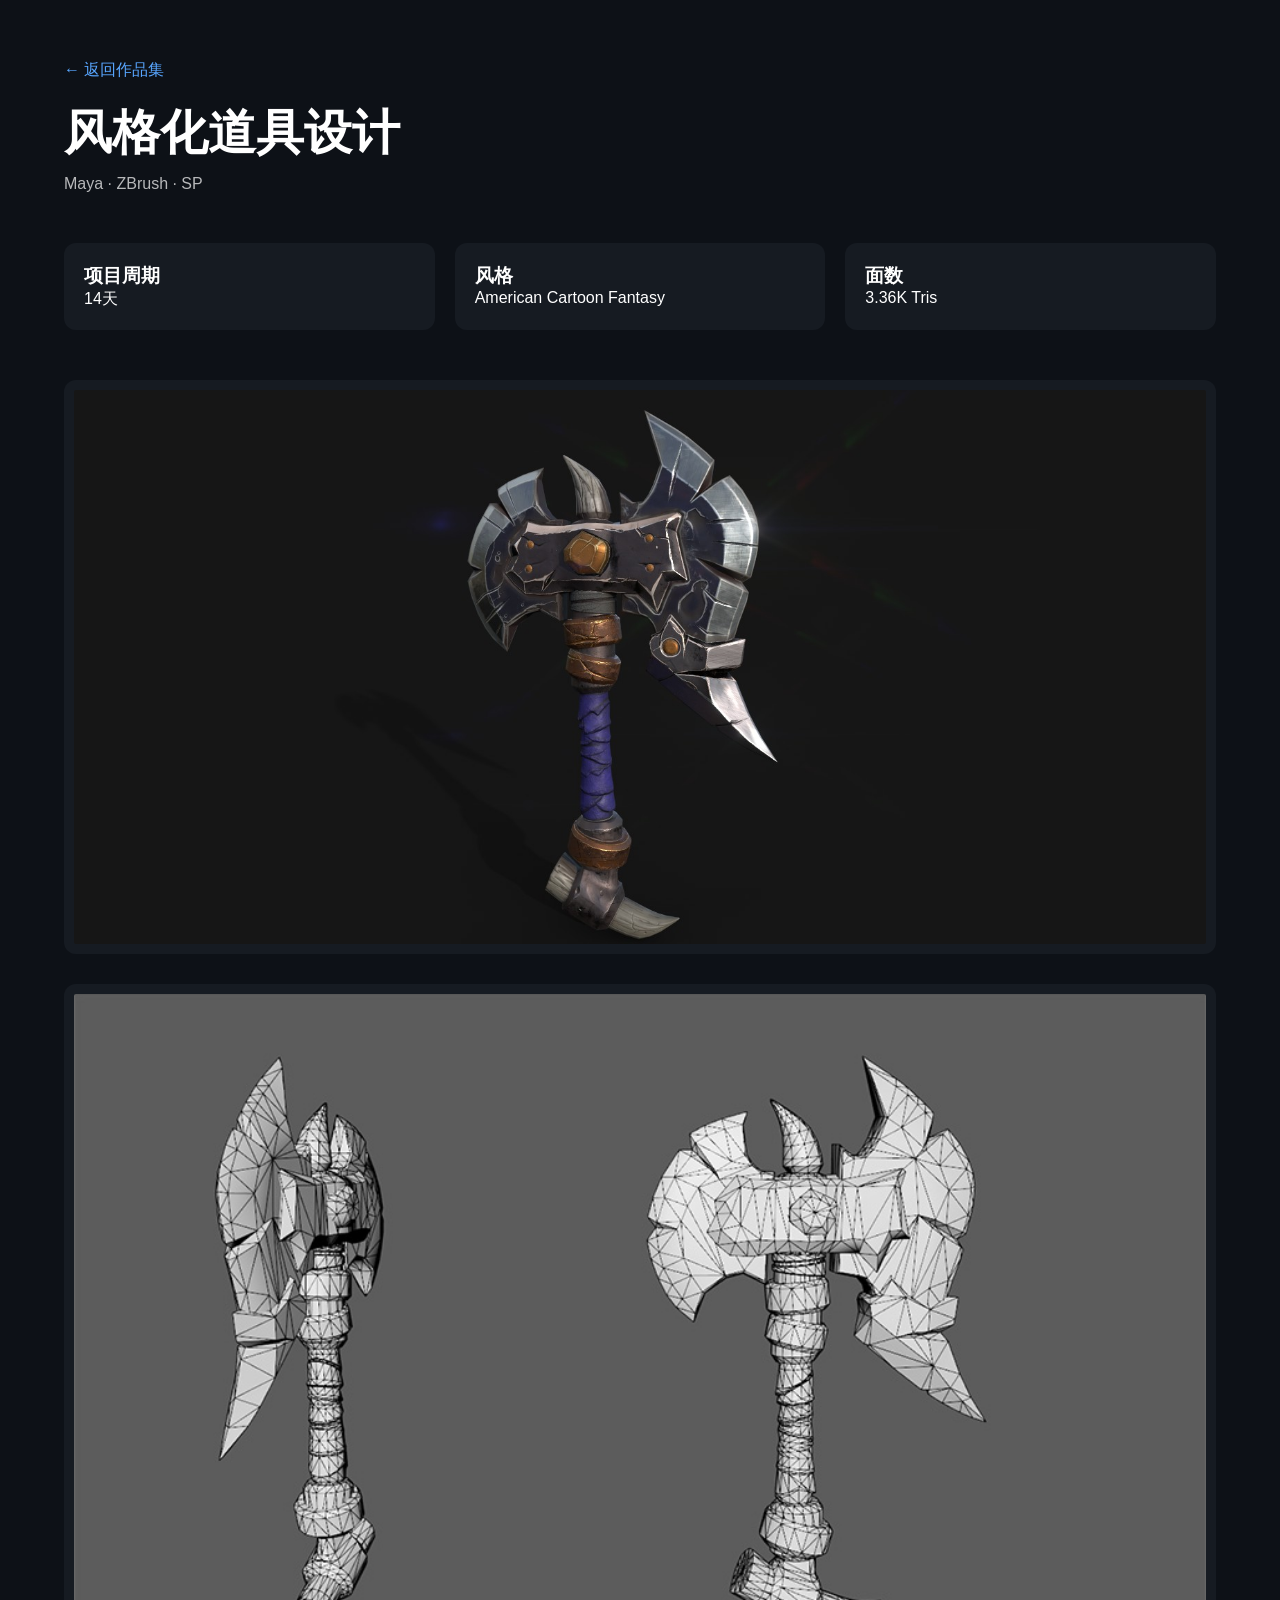
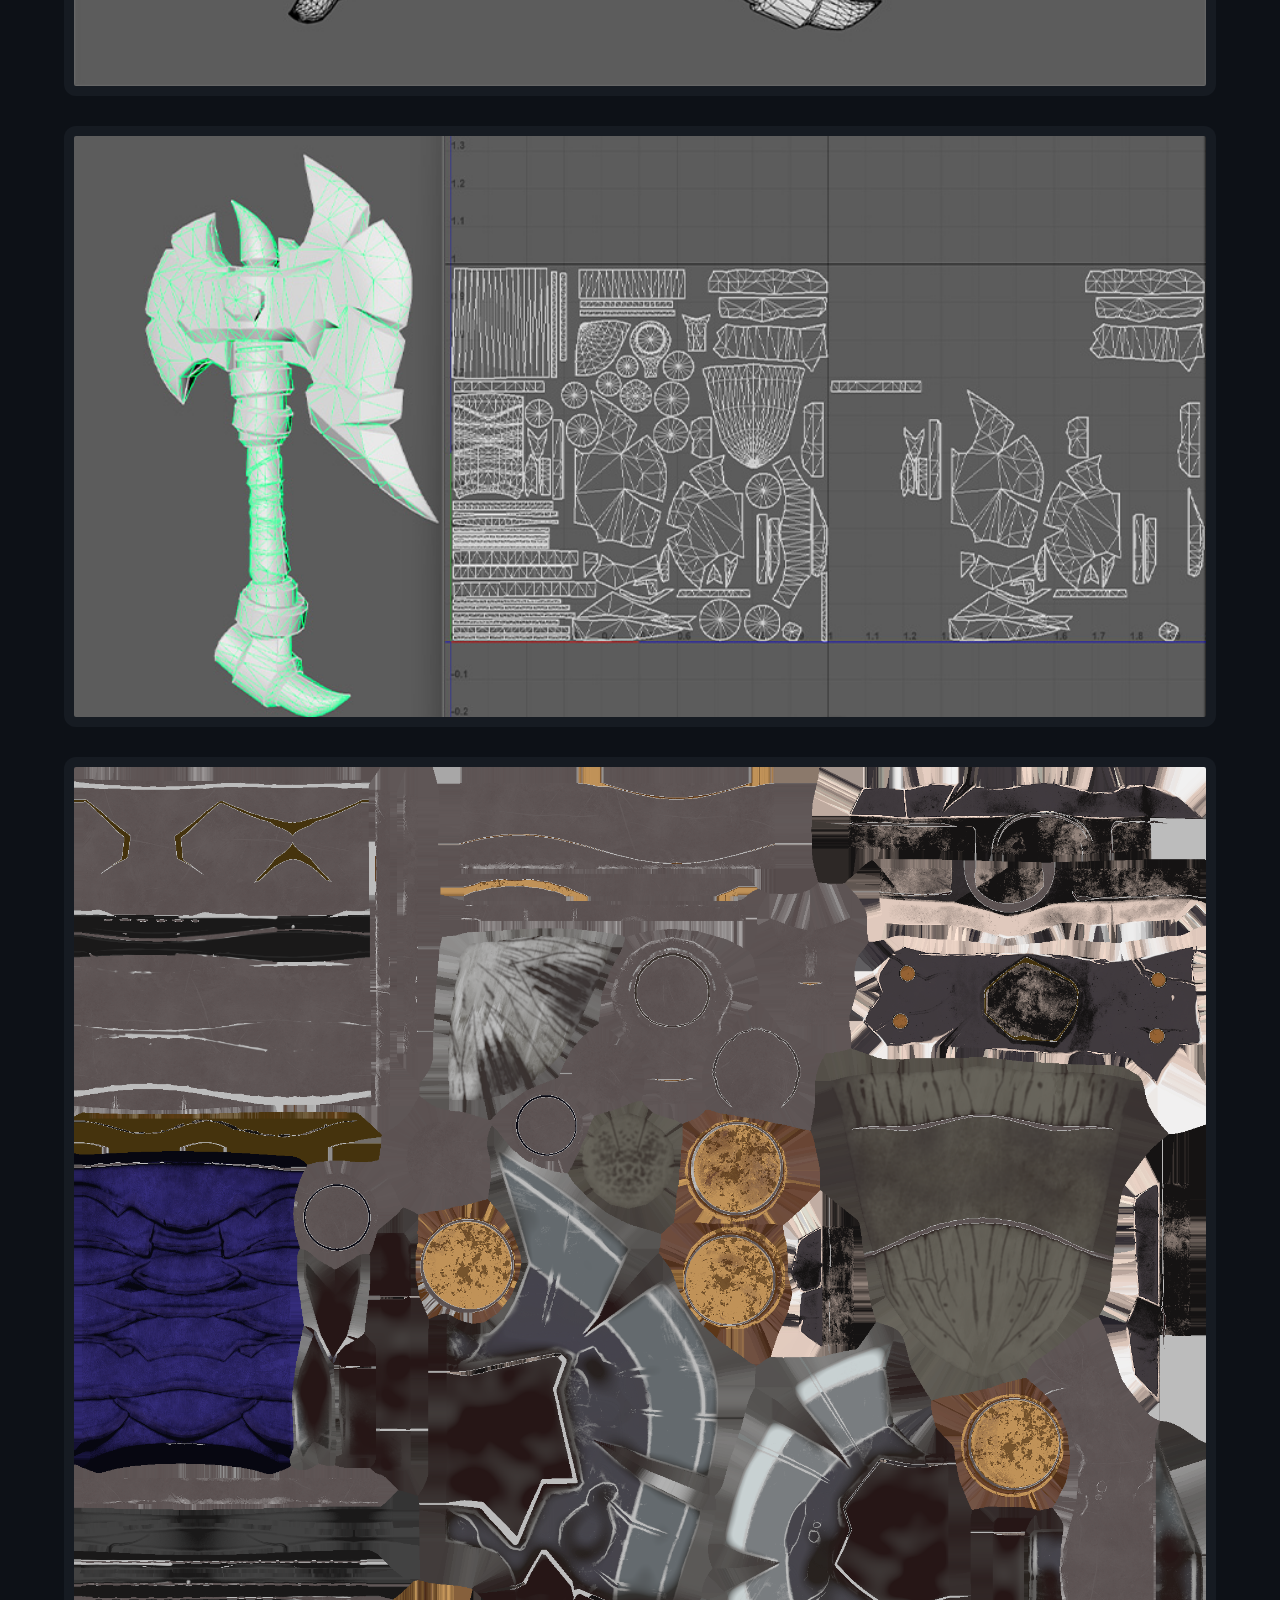
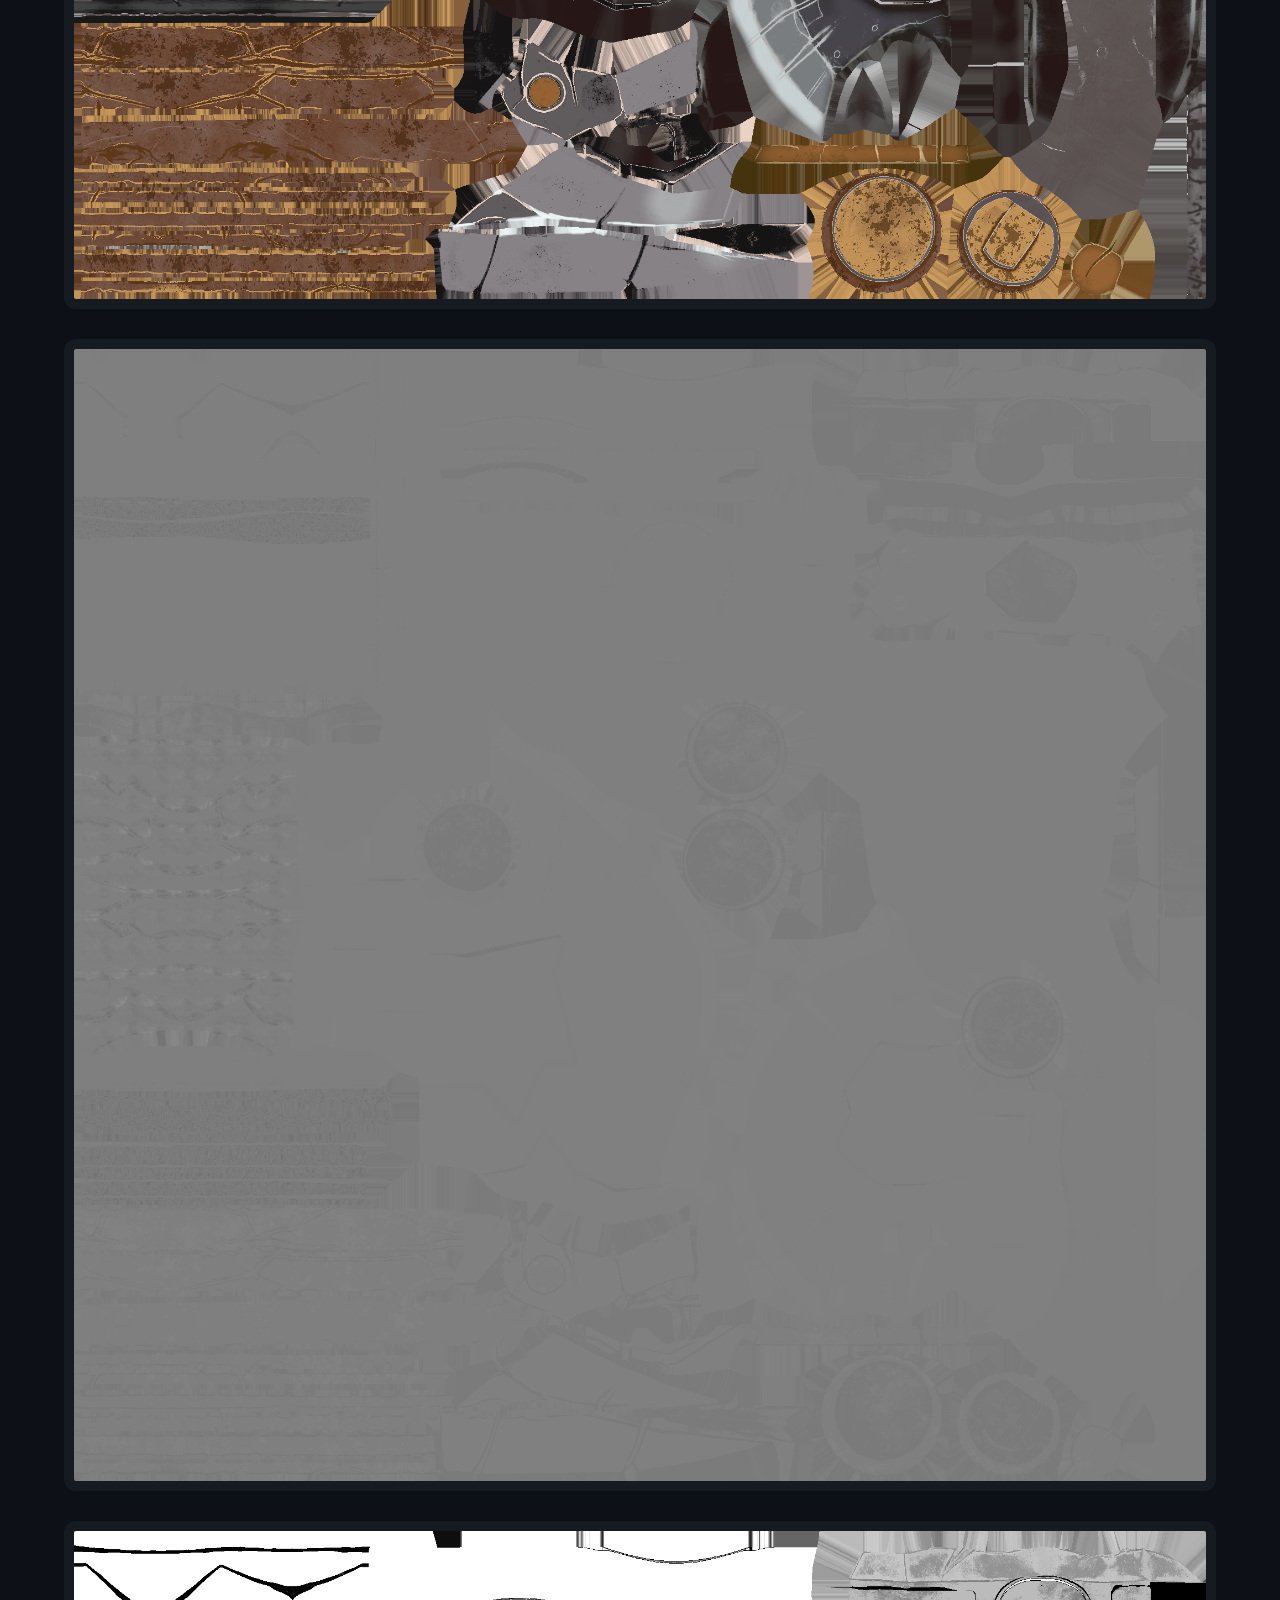
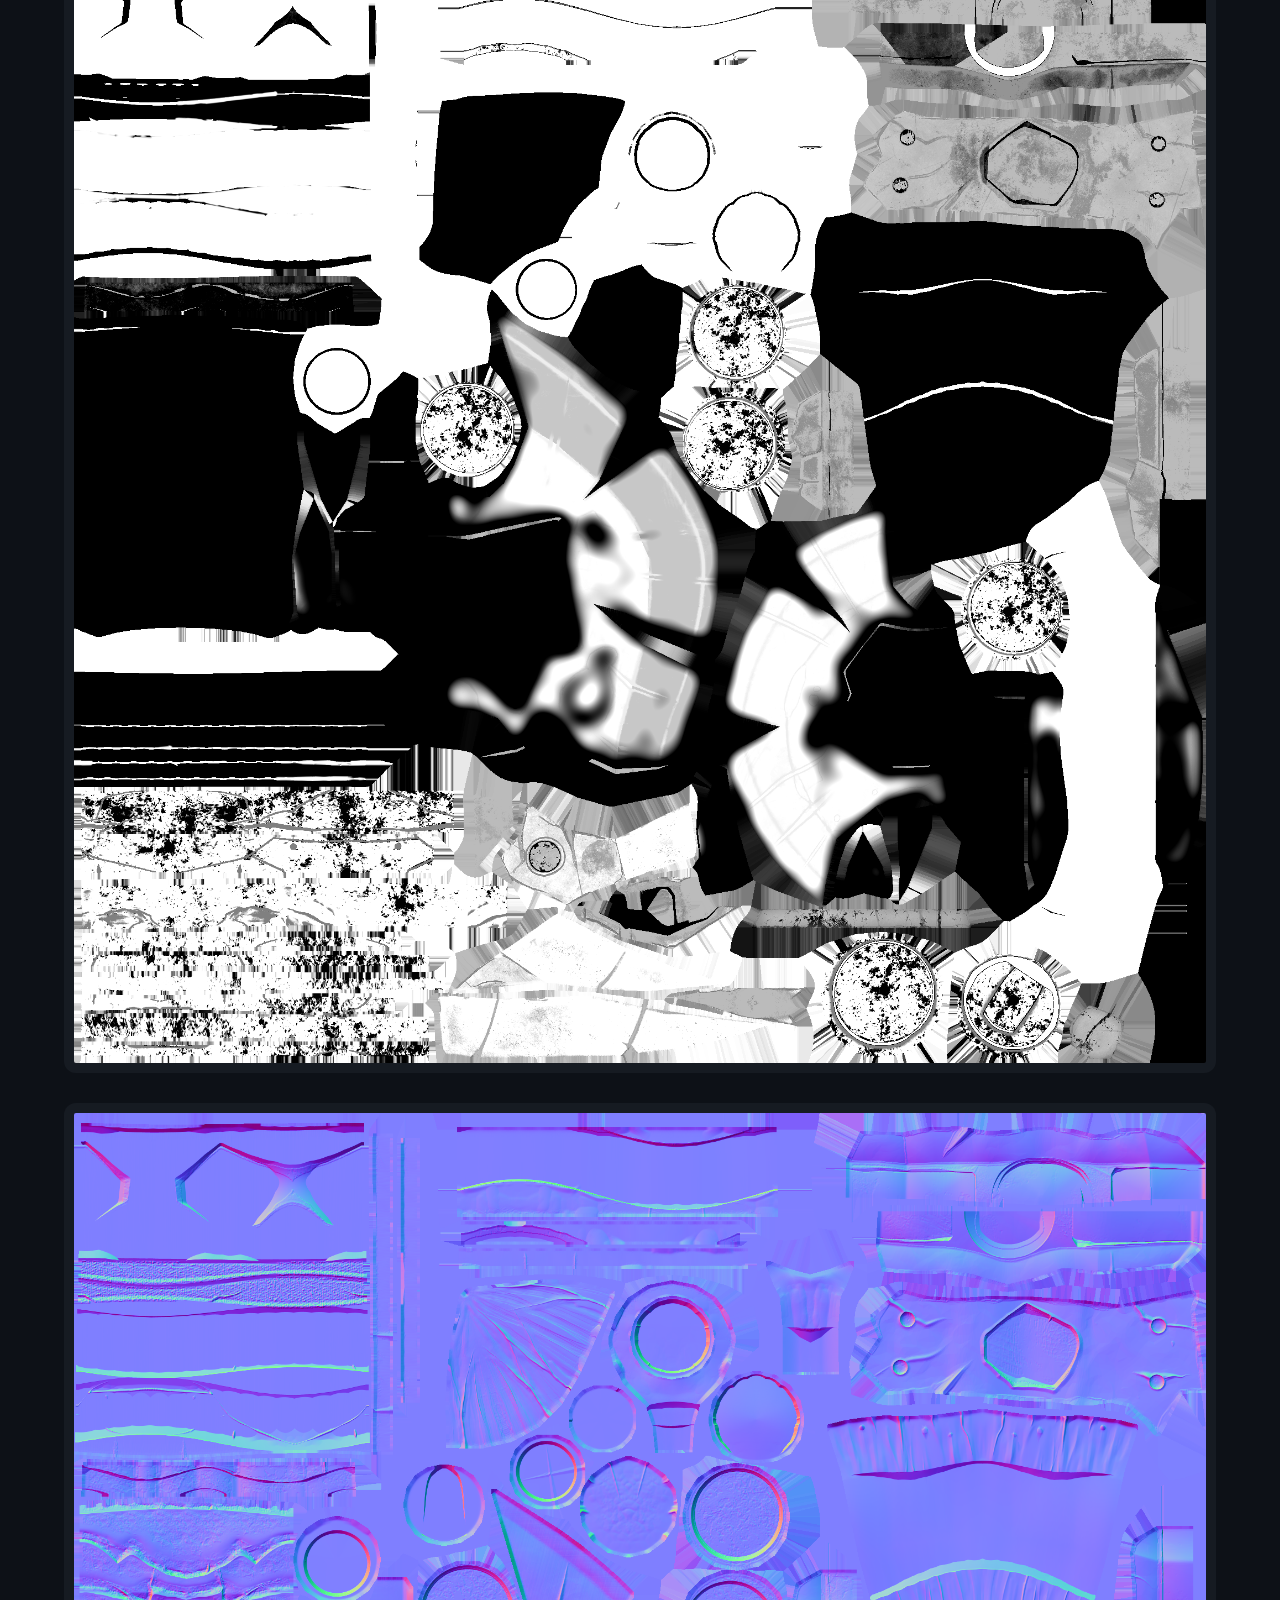
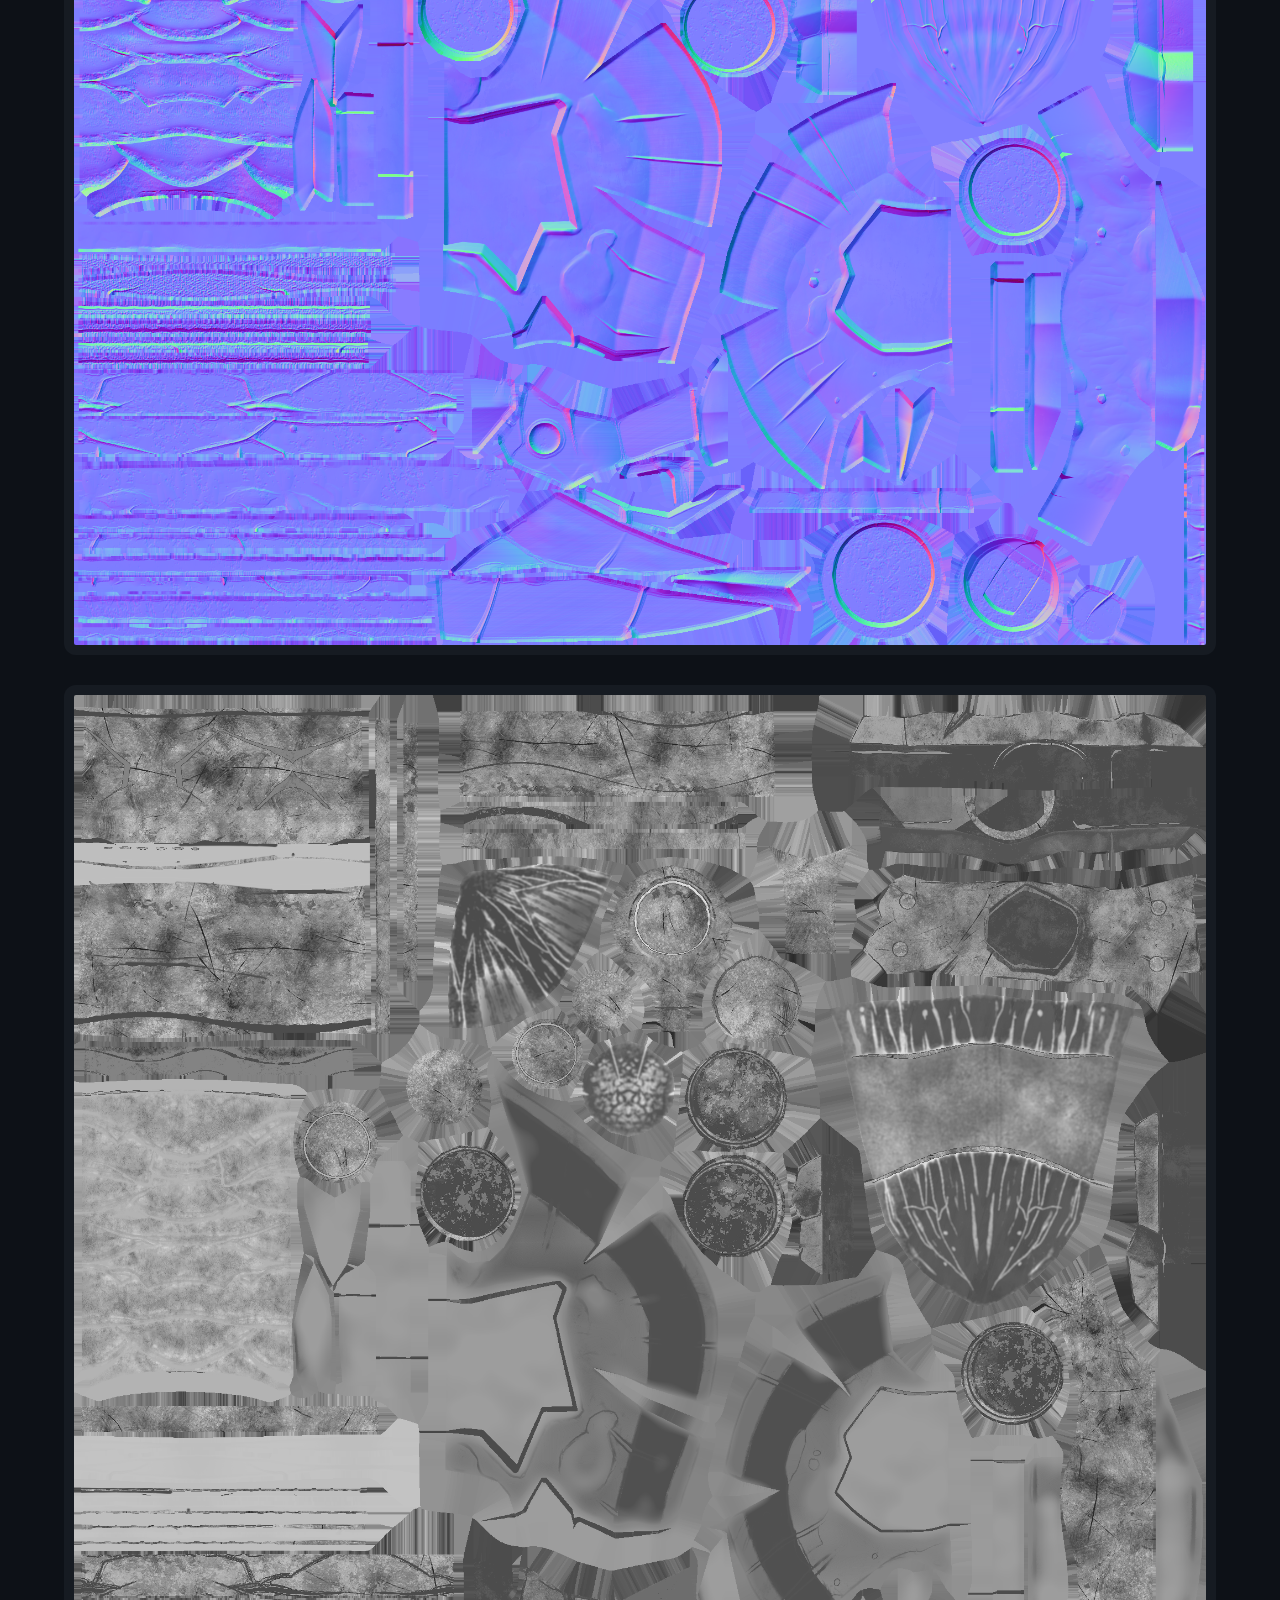
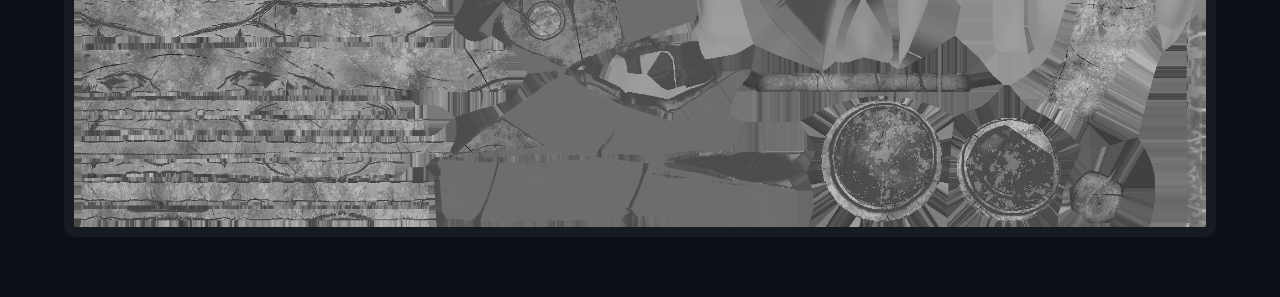
<file: works/weapon02.html>
<!DOCTYPE html>
<html lang="zh-CN">

<head>

<meta charset="UTF-8">

<meta name="viewport"
content="width=device-width,initial-scale=1">

<title>风格化武器</title>

<link rel="stylesheet"
href="css/project.css">

</head>

<body>

<div class="container">

<header>

<a href="../index.html"
class="back">

← 返回作品集

</a>

<h1>
风格化道具设计
</h1>

<p class="subtitle">

Maya · ZBrush · SP 

</p>

</header>

<section class="info">

<div>

<h3>项目周期</h3>

<p>14天</p>

</div>

<div>

<h3>风格</h3>

<p>American Cartoon Fantasy</p>

</div>

<div>

<h3>面数</h3>

<p>3.36K Tris</p>

</div>

</section>

<section class="gallery">

<img src="images/weapon02_render.jpg">

<img src="images/weapon02_wire01.jpg">

<img src="images/weapon02_wire02.jpg">

<img src="images/weapon02_texture01.png">

<img src="images/weapon02_texture02.png">

<img src="images/weapon02_texture03.png">

<img src="images/weapon02_texture04.png">

<img src="images/weapon02_texture05.png">

</section>

</div>

<div id="viewer">

<img id="viewerImg">

</div>

<script src="js/project.js">

</script>

</body>

</html>
</file>
<file: works/css/project.css>
*{
margin:0;
padding:0;
box-sizing:border-box;
}

body{

background:#0d1117;

color:#fff;

font-family:
Inter,
sans-serif;

}

.container{

max-width:1200px;

margin:auto;

padding:60px 24px;

}

.back{

color:#58a6ff;

text-decoration:none;

}

header{

margin-bottom:50px;

}

h1{

font-size:48px;

margin-top:20px;

}

.subtitle{

opacity:.7;

margin-top:10px;

}

.info{

display:grid;

grid-template-columns:
repeat(3,1fr);

gap:20px;

margin-bottom:50px;

}

.info div{

background:#161b22;

padding:20px;

border-radius:12px;

}

.gallery{

display:flex;

flex-direction:column;

gap:30px;

}

.gallery img{

width:100%;

display:block;

border-radius:12px;

cursor:pointer;

opacity:0;

transform:translateY(30px);

transition:0.6s;

}

/* 图片显示动画 */

.gallery img.show{

opacity:1;

transform:none;

}

/* 图片尺寸统一 */

.gallery img{

max-height:1400px;

object-fit:contain;

background:#161b22;

padding:10px;

}

#viewer{

position:fixed;

top:0;

left:0;

width:100%;

height:100%;

background:rgba(0,0,0,.9);

display:none;

justify-content:center;

align-items:center;

z-index:9999;

}

#viewer img{

max-width:95%;

max-height:95%;

border-radius:12px;

}
</file>
